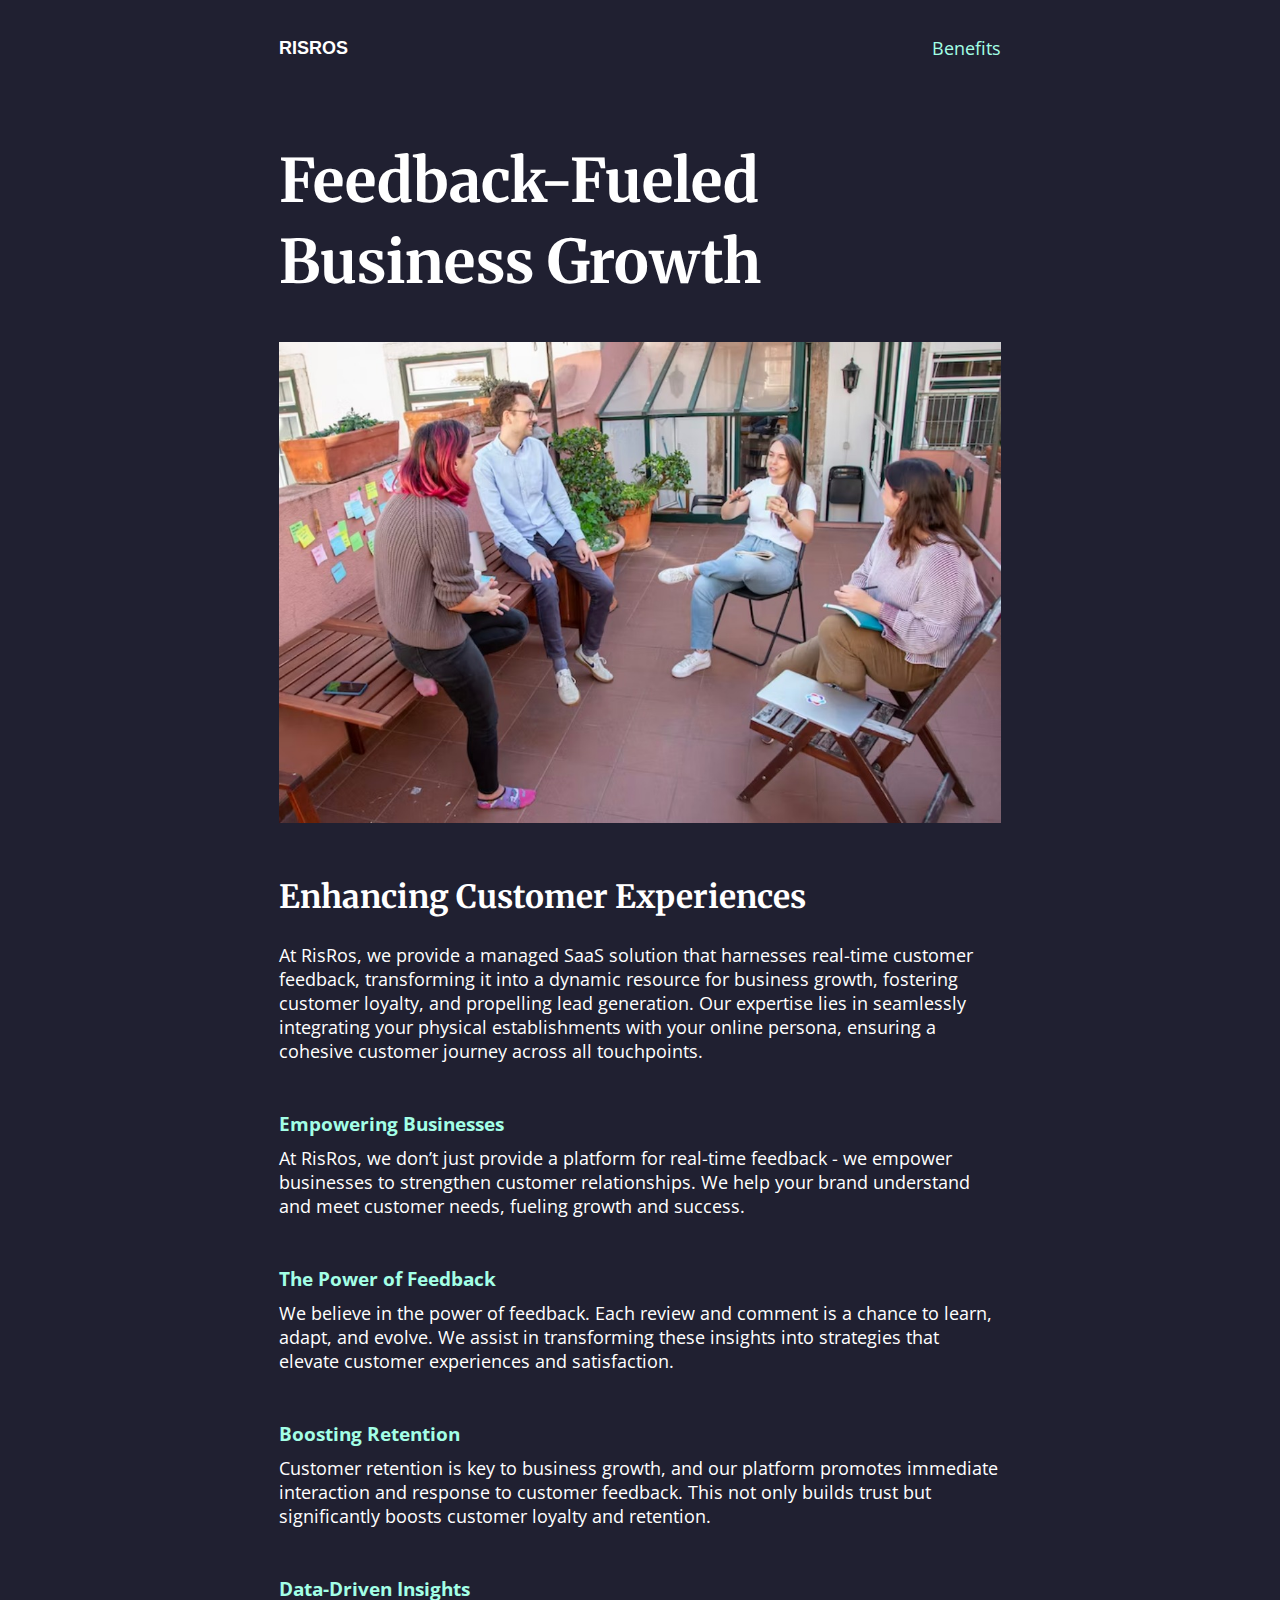
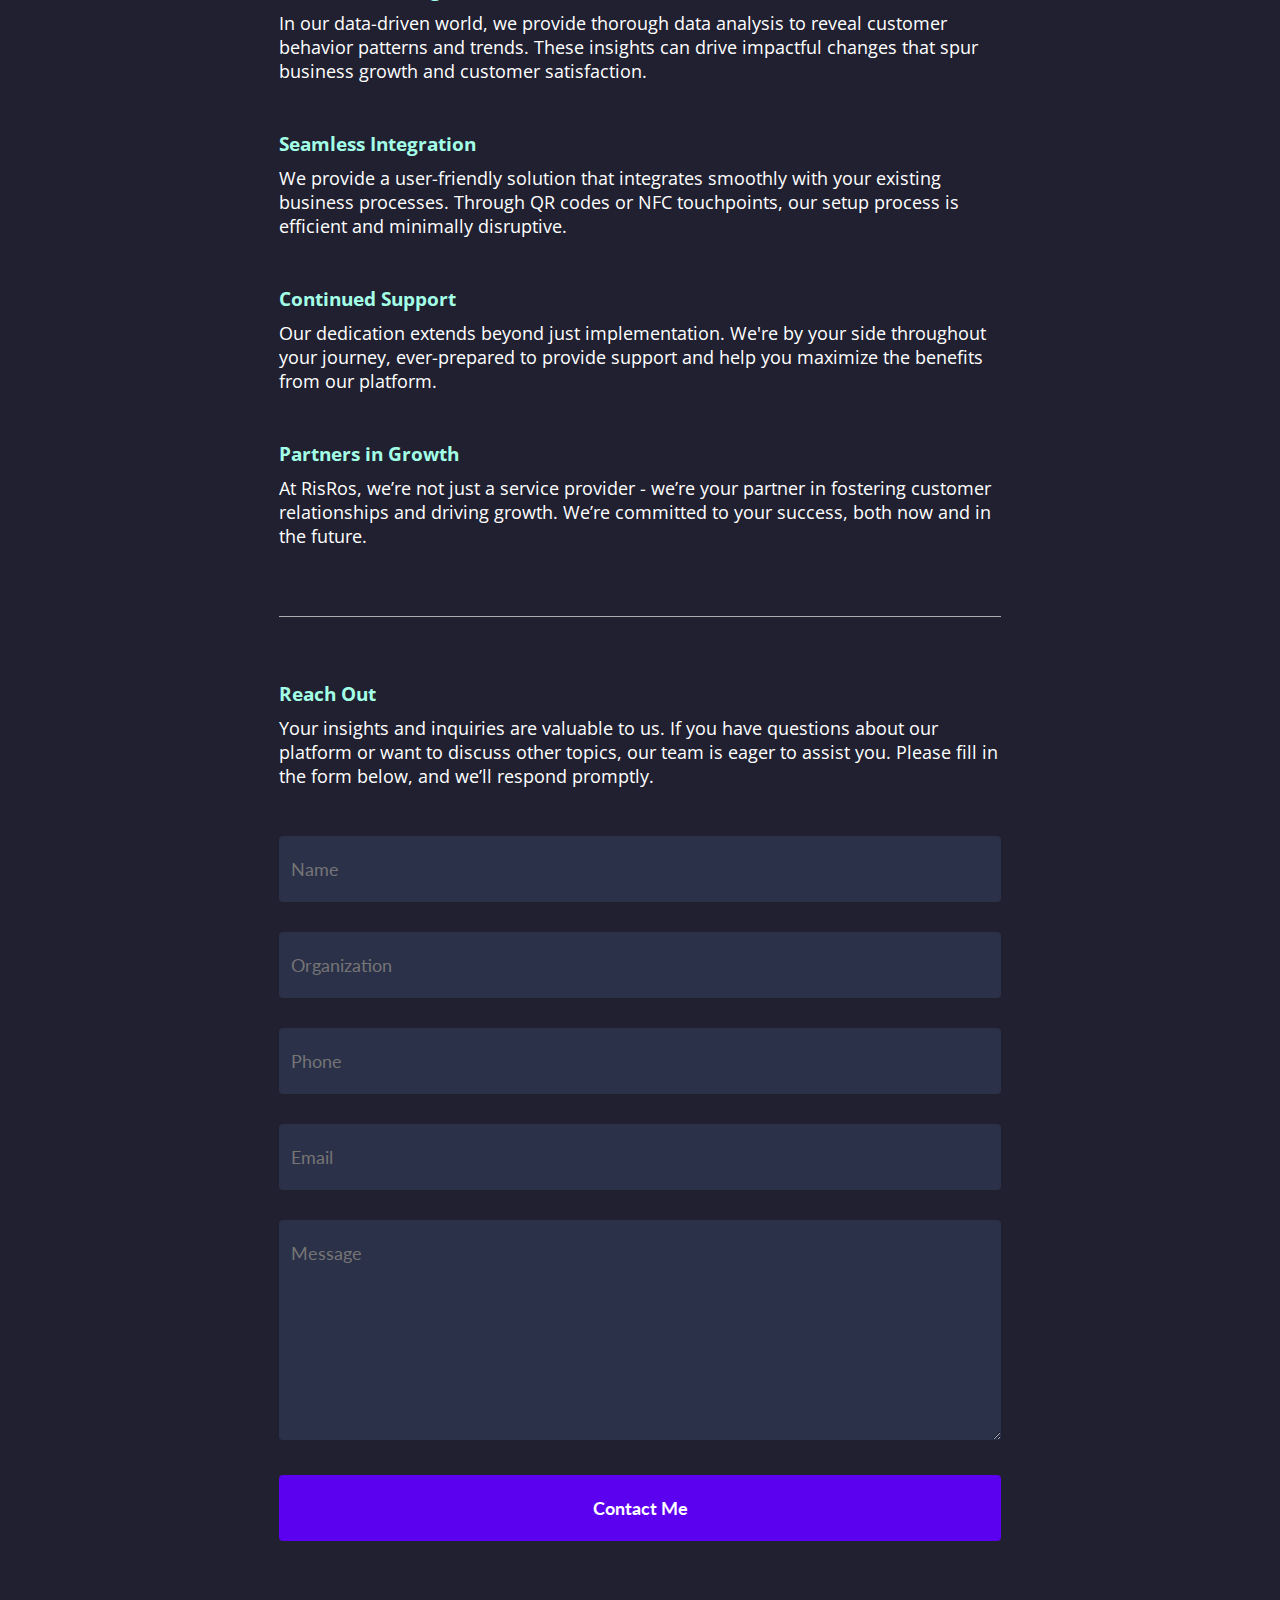
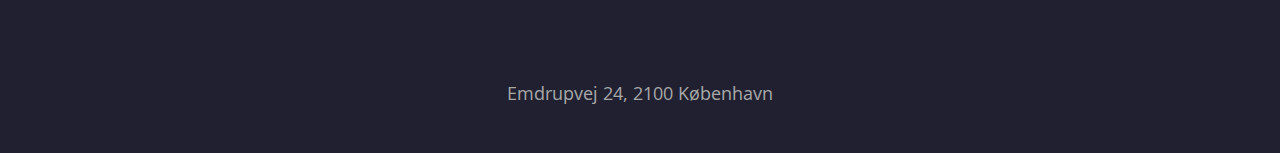
<file: index.html>
<!DOCTYPE html>
<html lang="en">
  <head>
    <meta charset="UTF-8" />
    <meta name="viewport" content="width=device-width, initial-scale=1.0" />
    <title>RISROS Enterprise</title>
    <!-- Fonts -->
    <link rel="preconnect" href="https://fonts.googleapis.com" />
    <link rel="preconnect" href="https://fonts.gstatic.com" crossorigin />
    <link href="https://fonts.googleapis.com/css2?family=Lato:wght@400;700&family=Merriweather:wght@700&family=Open+Sans&display=swap" rel="stylesheet" />

    <!-- Stylesheet -->
    <link rel="stylesheet" href="./css/main.css" />
  </head>

  <body>
    <div class="wrapper">
      <header>
        <nav>
          <ul class="navbar">
            <li class="logo"><a href="/">RISROS</a></li>
            <li>
              <a href="./benefits.html">Benefits</a>
            </li>
          </ul>
        </nav>
      </header>
      <main>
        <section>
          <h1>Feedback-Fueled Business Growth</h1>
          <div>
            <picture>
              <source srcset="./images/image-2.jpeg" media="(min-width: 768px)" />
              <img src="./images/image-1.jpeg" alt="" />
            </picture>
          </div>
          <h2>Enhancing Customer Experiences</h2>
          <p>At RisRos, we provide a managed SaaS solution that harnesses real-time customer feedback, transforming it into a dynamic resource for business growth, fostering customer loyalty, and propelling lead generation. Our expertise lies in seamlessly integrating your physical establishments with your online persona, ensuring a cohesive customer journey across all touchpoints.</p>
          <h3>Empowering Businesses</h3>
          <p>At RisRos, we don’t just provide a platform for real-time feedback - we empower businesses to strengthen customer relationships. We help your brand understand and meet customer needs, fueling growth and success.</p>

          <h3>The Power of Feedback</h3>
          <p>We believe in the power of feedback. Each review and comment is a chance to learn, adapt, and evolve. We assist in transforming these insights into strategies that elevate customer experiences and satisfaction.</p>

          <h3>Boosting Retention</h3>
          <p>Customer retention is key to business growth, and our platform promotes immediate interaction and response to customer feedback. This not only builds trust but significantly boosts customer loyalty and retention.</p>

          <h3>Data-Driven Insights</h3>
          <p>In our data-driven world, we provide thorough data analysis to reveal customer behavior patterns and trends. These insights can drive impactful changes that spur business growth and customer satisfaction.</p>

          <h3>Seamless Integration</h3>
          <p>We provide a user-friendly solution that integrates smoothly with your existing business processes. Through QR codes or NFC touchpoints, our setup process is efficient and minimally disruptive.</p>

          <h3>Continued Support</h3>
          <p>Our dedication extends beyond just implementation. We're by your side throughout your journey, ever-prepared to provide support and help you maximize the benefits from our platform.</p>

          <h3>Partners in Growth</h3>
          <p>At RisRos, we’re not just a service provider - we’re your partner in fostering customer relationships and driving growth. We’re committed to your success, both now and in the future.</p>

          <div class="form-wrapper">
            <h3>Reach Out</h3>
            <p>Your insights and inquiries are valuable to us. If you have questions about our platform or want to discuss other topics, our team is eager to assist you. Please fill in the form below, and we’ll respond promptly.</p>
            <form action="">
              <ul>
                <li><input type="text" name="Name" placeholder="Name" /></li>
                <li><input type="text" name="Organization" placeholder="Organization" /></li>
                <li><input type="tel" name="Phone" placeholder="Phone" /></li>
                <li><input type="email" name="email" placeholder="Email" /></li>
                <li><textarea name="Message" placeholder="Message" cols="30" rows="8"></textarea></li>
                <li><input type="submit" value="Contact Me" /></li>
              </ul>
            </form>
          </div>
        </section>
      </main>
      <footer>
        <p>Emdrupvej 24, 2100 København</p>
      </footer>
    </div>
  </body>
</html>
</file>
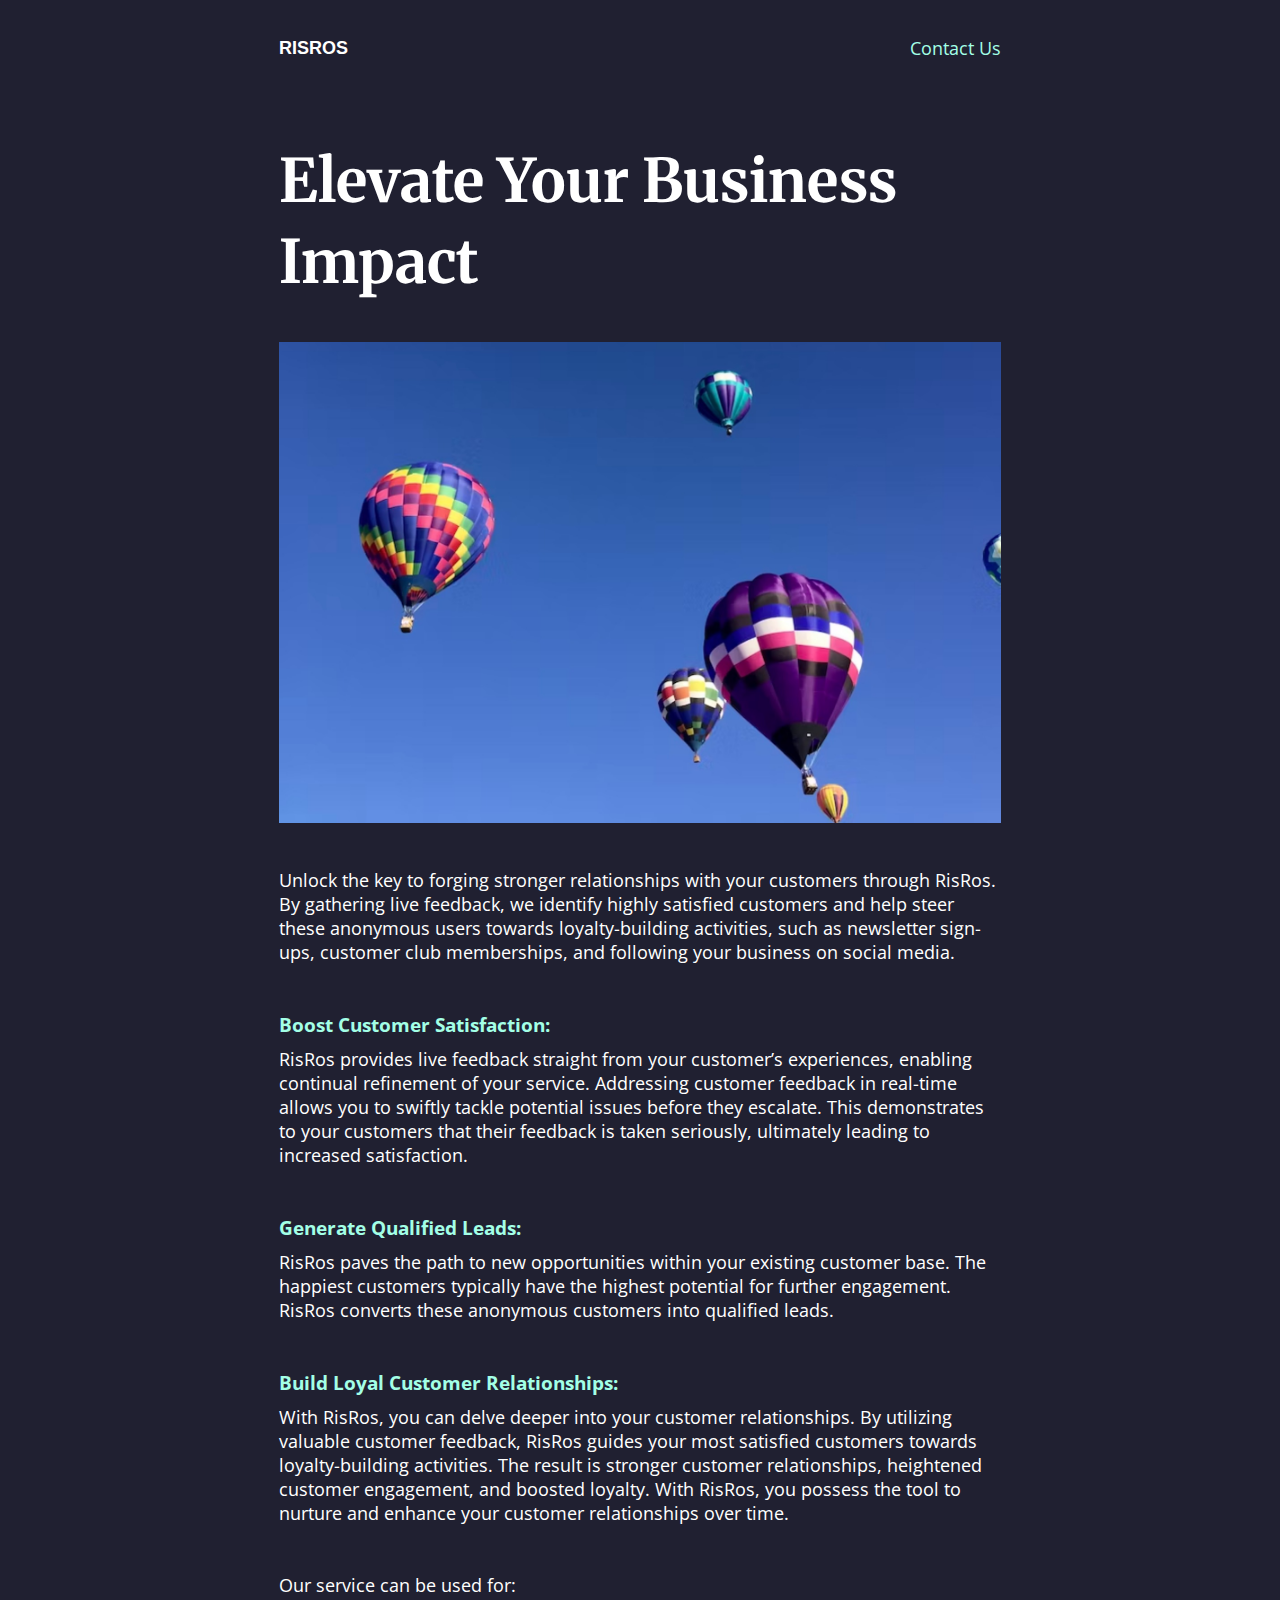
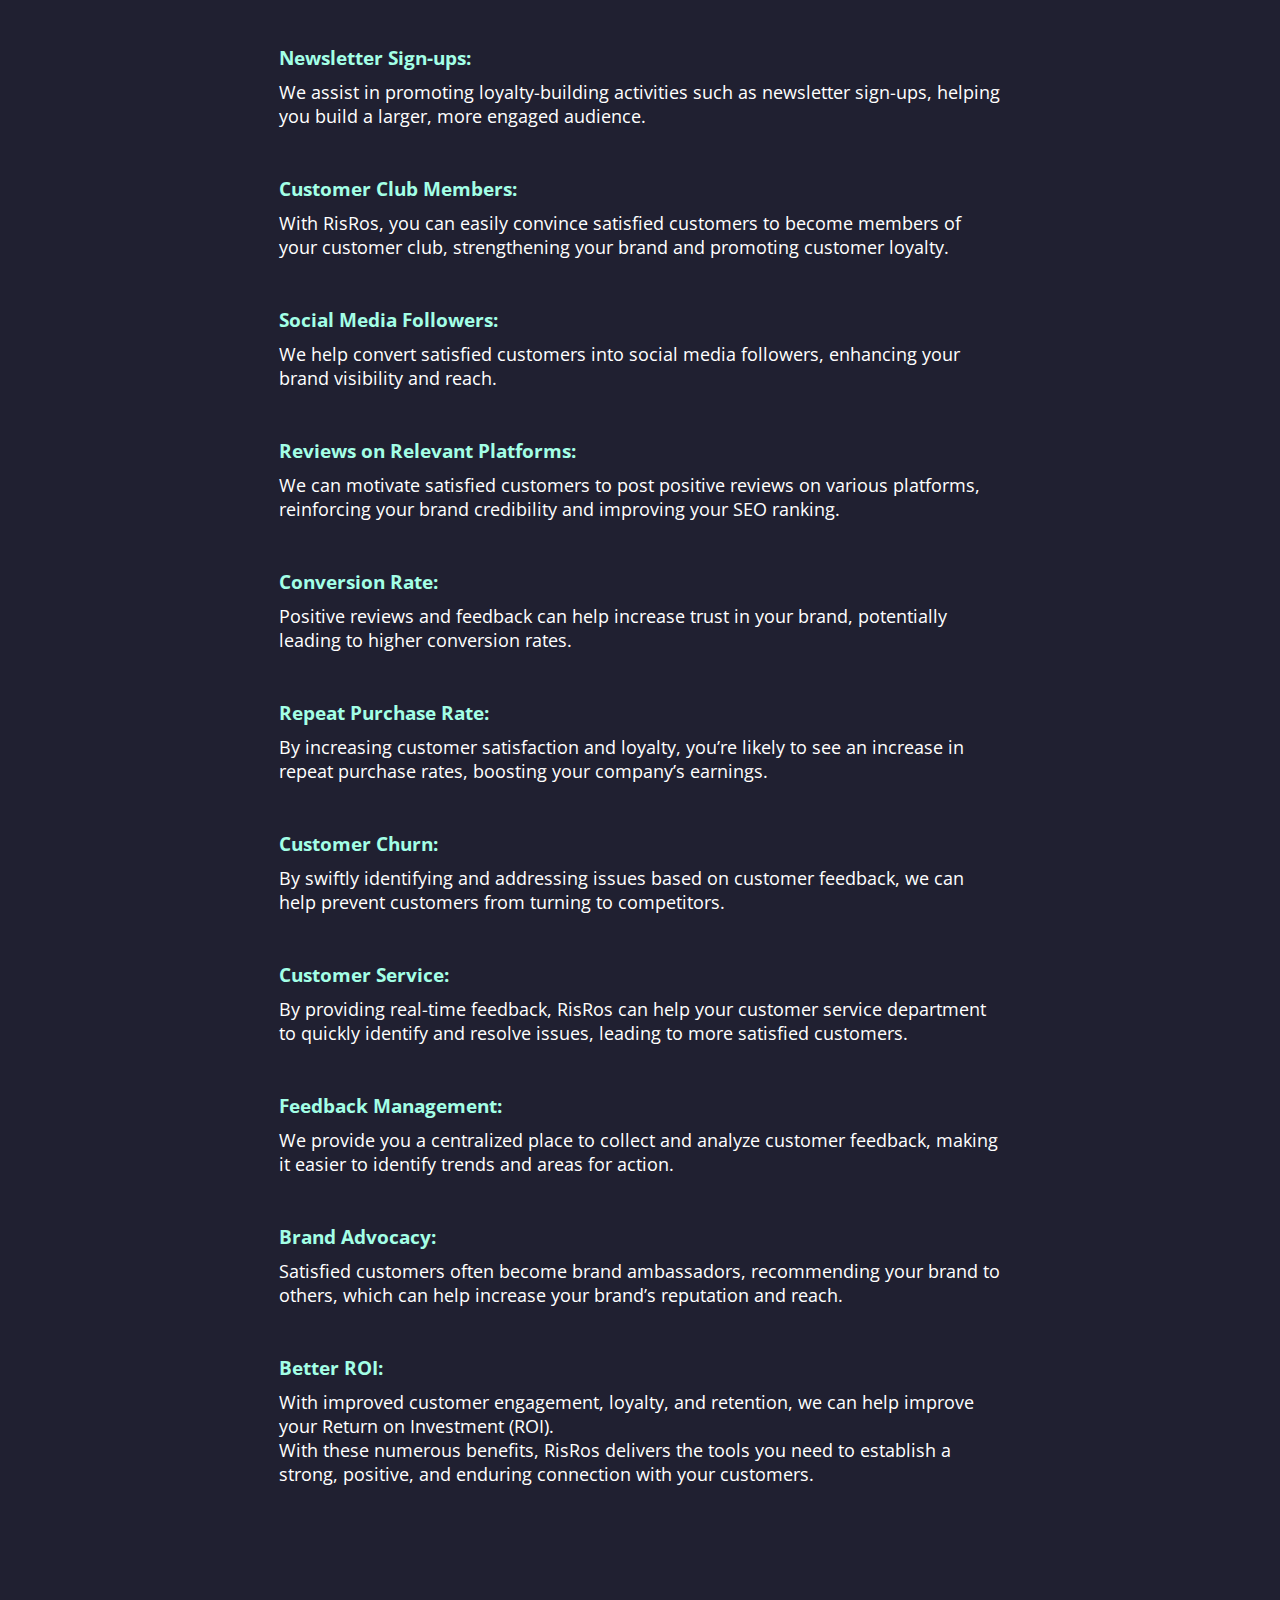
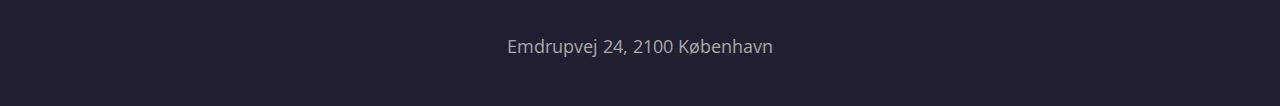
<file: benefits.html>
<!DOCTYPE html>
<html lang="en">
  <head>
    <meta charset="UTF-8" />
    <meta name="viewport" content="width=device-width, initial-scale=1.0" />
    <title>RISROS Enterprise | Benefits</title>
    <!-- Fonts -->
    <link rel="preconnect" href="https://fonts.googleapis.com" />
    <link rel="preconnect" href="https://fonts.gstatic.com" crossorigin />
    <link href="https://fonts.googleapis.com/css2?family=Lato:wght@400;700&family=Merriweather:wght@700&family=Open+Sans&display=swap" rel="stylesheet" />

    <!-- Stylesheet -->
    <link rel="stylesheet" href="./css/main.css" />
  </head>

  <body>
    <div class="wrapper">
      <header>
        <nav>
          <ul class="navbar">
            <li class="logo"><a href="/">RISROS</a></li>
            <li>
              <a href="/">Contact Us</a>
            </li>
          </ul>
        </nav>
      </header>
      <main>
        <section>
          <h1>Elevate Your Business Impact</h1>
          <div>
            <picture>
              <source srcset="./images/image-4.jpeg" media="(min-width: 768px)" />
              <img class="hero-img" src="./images/image-3.jpeg" alt="" />
            </picture>
          </div>

          <p>Unlock the key to forging stronger relationships with your customers through RisRos. By gathering live feedback, we identify highly satisfied customers and help steer these anonymous users towards loyalty-building activities, such as newsletter sign-ups, customer club memberships, and following your business on social media.</p>

          <h3>Boost Customer Satisfaction:</h3>
          <p>RisRos provides live feedback straight from your customer’s experiences, enabling continual refinement of your service. Addressing customer feedback in real-time allows you to swiftly tackle potential issues before they escalate. This demonstrates to your customers that their feedback is taken seriously, ultimately leading to increased satisfaction.</p>

          <h3>Generate Qualified Leads:</h3>
          <p>RisRos paves the path to new opportunities within your existing customer base. The happiest customers typically have the highest potential for further engagement. RisRos converts these anonymous customers into qualified leads.</p>

          <h3>Build Loyal Customer Relationships:</h3>
          <p>With RisRos, you can delve deeper into your customer relationships. By utilizing valuable customer feedback, RisRos guides your most satisfied customers towards loyalty-building activities. The result is stronger customer relationships, heightened customer engagement, and boosted loyalty. With RisRos, you possess the tool to nurture and enhance your customer relationships over time.</p>

          <p>Our service can be used for:</p>

          <h3>Newsletter Sign-ups:</h3>
          <p>We assist in promoting loyalty-building activities such as newsletter sign-ups, helping you build a larger, more engaged audience.</p>

          <h3>Customer Club Members:</h3>
          <p>With RisRos, you can easily convince satisfied customers to become members of your customer club, strengthening your brand and promoting customer loyalty.</p>

          <h3>Social Media Followers:</h3>
          <p>We help convert satisfied customers into social media followers, enhancing your brand visibility and reach.</p>

          <h3>Reviews on Relevant Platforms:</h3>
          <p>We can motivate satisfied customers to post positive reviews on various platforms, reinforcing your brand credibility and improving your SEO ranking.</p>

          <h3>Conversion Rate:</h3>
          <p>Positive reviews and feedback can help increase trust in your brand, potentially leading to higher conversion rates.</p>

          <h3>Repeat Purchase Rate:</h3>
          <p>By increasing customer satisfaction and loyalty, you’re likely to see an increase in repeat purchase rates, boosting your company’s earnings.</p>

          <h3>Customer Churn:</h3>
          <p>By swiftly identifying and addressing issues based on customer feedback, we can help prevent customers from turning to competitors.</p>

          <h3>Customer Service:</h3>
          <p>By providing real-time feedback, RisRos can help your customer service department to quickly identify and resolve issues, leading to more satisfied customers.</p>

          <h3>Feedback Management:</h3>
          <p>We provide you a centralized place to collect and analyze customer feedback, making it easier to identify trends and areas for action.</p>

          <h3>Brand Advocacy:</h3>
          <p>Satisfied customers often become brand ambassadors, recommending your brand to others, which can help increase your brand’s reputation and reach.</p>

          <h3>Better ROI:</h3>
          <p>
            With improved customer engagement, loyalty, and retention, we can help improve your Return on Investment (ROI). <br />
            With these numerous benefits, RisRos delivers the tools you need to establish a strong, positive, and enduring connection with your customers.
          </p>
        </section>
      </main>
      <footer>
        <p>Emdrupvej 24, 2100 København</p>
      </footer>
    </div>
  </body>
</html>
</file>
<file: css/main.css>
:root {
  --primary: #a3ffe6;
}
*,
*::before,
*::after {
  box-sizing: border-box;
}
html {
  box-sizing: inherit;
  font-family: 'Open Sans', sans-serif;
  font-weight: 400;
  font-size: 1rem;
  color: white;
}

body {
  margin: 0;
  padding: 0;
  background-color: #202031;
  color: white;
}
h1,
h2 {
  font-family: 'Merriweather';
  font-size: 2.25rem;
  line-height: 1.35;
  font-weight: bold;
}
h1 {
  margin: 80px 0 40px;
}
h2 {
  font-size: 1.75rem;
  margin: 48px 0 24px;
}
h3 {
  font-family: 'Open Sans', sans-serif;
  color: var(--primary);
  margin-bottom: 0;
}
p {
  font-size: 1rem;
  margin: 10px 0 48px;
}
ul {
  list-style-type: none;
  padding: 0;
  margin: 0;
}
img {
  max-width: 100%;
}
a {
  text-decoration: none;
  color: var(--primary);
}
input,
textarea {
  font-size: 1.125rem;
  font-family: 'Lato', sans-serif;
  font-weight: 400;
  color: #afafaf;
  background-color: #2c314a;
  padding: 22px 12px;
  border: 0;
  width: 100%;
  margin-bottom: 30px;
  outline: 0;
  border-radius: 4px;
}
input[type='submit'] {
  font-weight: bold;
  text-align: center;
  cursor: pointer;
  color: white;
  background-color: #5c00f0;
}
textarea {
  overflow: auto;
}

.wrapper {
  max-width: 850px;
  margin: 0 auto;
  padding: 0 5%;
}
.navbar {
  padding: 0;
  list-style-type: none;
  display: flex;
  justify-content: space-between;
  color: var(--primary);
  margin: 36px 0;
}
.navbar li:not(.logo) {
  color: var(--primary);
}

.logo {
  font-family: Arial, Helvetica, sans-serif;
  font-size: 1.25rem;
  font-weight: bold;
}
.logo a {
  color: white;
}
.hero-img {
  margin-bottom: 30px;
}
.form-wrapper {
  border-top: 1px solid #adadad;
  padding-top: 45px;
  margin-top: 68px;
}
footer p {
  text-align: center;
  padding-top: 100px;
  color: #a8a8a8;
}
@media (min-width: 768px) {
  h1 {
    font-size: 3.75rem;
  }
  h2 {
    font-size: 2rem;
  }
  p {
    font-size: 1.125rem;
  }
  a {
    font-size: 1.125rem;
  }
  .logo {
    font-size: 1.25rem;
  }
}
</file>
